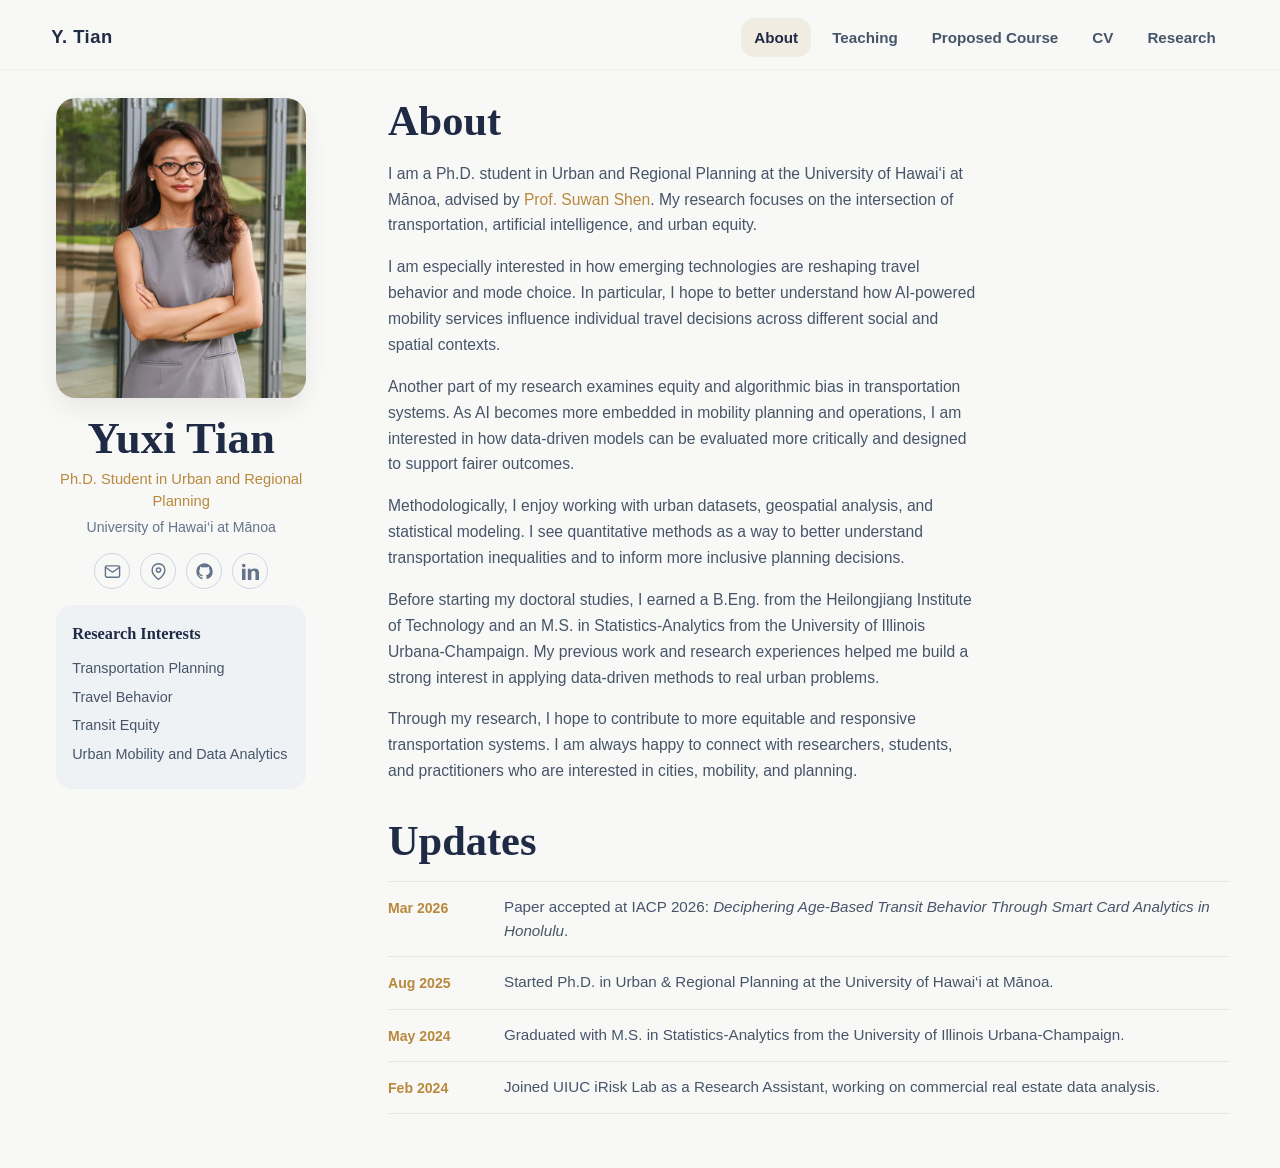
<file: index.html>
<!DOCTYPE html>
<html lang="en">
<head>
  <meta charset="UTF-8" />
  <meta name="viewport" content="width=device-width, initial-scale=1.0" />
  <title>Yuxi Tian | Personal Website</title>
  <link rel="stylesheet" href="style.css" />
</head>
<body>
  <header class="site-header">
    <div class="container nav-container">
      <div class="site-logo">Y. Tian</div>

      <nav class="site-nav">
        <ul>
          <li><a class="active" href="#about">About</a></li>
          <li><a href="teaching.html">Teaching</a></li>
          <li><a href="https://yuxit2.github.io/proposed_planning_course/" target="_blank" rel="noopener noreferrer">
  Proposed Course
</a></li>
          <li><a href="cv.html">CV</a></li>
          <li><a href="research.html">Research</a></li>
        </ul>
      </nav>
    </div>
  </header>

  <main class="container main-layout">
    <!-- Left Column -->
    <aside class="profile-column">
      <div class="profile-card">
        <div class="profile-image-wrapper">
          <img src="bio.jpg" alt="Yuxi Tian" class="profile-image" />
        </div>

        <h1 class="profile-name">Yuxi Tian</h1>
        <p class="profile-title">Ph.D. Student in Urban and Regional Planning</p>
        <p class="profile-school">University of Hawai‘i at Mānoa</p>

        <div class="social-links">
          <!-- Email -->
          <a href="mailto:yuxit@hawaii.edu" class="icon-link" aria-label="Email" title="Email">
            <svg viewBox="0 0 24 24" fill="none" stroke="currentColor"
                 stroke-width="2" stroke-linecap="round" stroke-linejoin="round">
              <rect x="2" y="4" width="20" height="16" rx="2"></rect>
              <polyline points="22,6 12,13 2,6"></polyline>
            </svg>
          </a>

          <!-- Location -->
          <a href="https://maps.app.goo.gl/kT12K3LprH7UvWCz7" target="_blank"
             class="icon-link" aria-label="Location" title="View location on map">
            <svg viewBox="0 0 24 24" fill="none" stroke="currentColor"
                 stroke-width="2" stroke-linecap="round" stroke-linejoin="round">
              <path d="M21 10c0 7-9 13-9 13s-9-6-9-13a9 9 0 1 1 18 0z"></path>
              <circle cx="12" cy="10" r="3"></circle>
            </svg>
          </a>

          <!-- GitHub -->
          <a href="https://github.com/Yuxit2" target="_blank" class="icon-link" aria-label="GitHub" title="GitHub">
            <svg viewBox="0 0 24 24" fill="currentColor">
              <path d="M12 .5C5.65.5.5 5.65.5 12c0 5.08 3.29 9.39 7.86 10.91.57.1.78-.25.78-.55
              0-.27-.01-1.15-.02-2.08-3.2.7-3.87-1.54-3.87-1.54-.52-1.33-1.28-1.68-1.28-1.68-1.04-.71.08-.7.08-.7
              1.15.08 1.76 1.18 1.76 1.18 1.02 1.75 2.67 1.25 3.32.96.1-.74.4-1.25.73-1.54-2.55-.29-5.23-1.27-5.23-5.66
              0-1.25.45-2.27 1.18-3.07-.12-.29-.51-1.45.11-3.02 0 0 .97-.31 3.18 1.17a11.1 11.1 0 0 1 5.8 0
              c2.2-1.48 3.17-1.17 3.17-1.17.62 1.57.23 2.73.11 3.02.73.8 1.18 1.82 1.18 3.07
              0 4.4-2.69 5.36-5.25 5.65.41.35.77 1.04.77 2.1 0 1.52-.01 2.75-.01 3.12
              0 .3.2.66.79.55A10.51 10.51 0 0 0 23.5 12c0-6.35-5.15-11.5-11.5-11.5z"/>
            </svg>
          </a>

          <!-- LinkedIn -->
          <a href="https://www.linkedin.com/in/yuxi-tian-0a856a265/" target="_blank" class="icon-link" aria-label="LinkedIn" title="LinkedIn">
            <svg viewBox="0 0 24 24" fill="currentColor">
              <path d="M4.98 3.5C4.98 5 3.94 6 2.5 6S0 5 0 3.5 1.06 1 2.5 1
              4.98 2 4.98 3.5zM0 8h5v16H0V8zm7.5 0h4.8v2.2h.07c.67-1.27
              2.3-2.6 4.73-2.6C22 7.6 24 9.5 24 13.2V24h-5v-9.3c0-2.2-.8-3.7-2.8-3.7
              -1.53 0-2.44 1.03-2.84 2.03-.15.37-.18.88-.18 1.4V24h-5V8z"/>
            </svg>
          </a>
        </div>
      </div>

      <div class="interest-card">
        <h2>Research Interests</h2>
        <ul>
          <li>Transportation Planning</li>
          <li>Travel Behavior</li>
          <li>Transit Equity</li>
          <li>Urban Mobility and Data Analytics</li>
        </ul>
      </div>
    </aside>

    <!-- Right Column -->
    <section class="content-column" id="about">
      <h2 class="section-title">About</h2>

      <p>
        I am a Ph.D. student in Urban and Regional Planning at the University of Hawai‘i at Mānoa,
        advised by <a href="https://scholar.google.com/citations?user=mS9yrUQAAAAJ&hl=en" target="_blank">Prof. Suwan Shen</a>.
        My research focuses on the intersection of transportation, artificial intelligence, and urban equity.
      </p>

      <p>
        I am especially interested in how emerging technologies are reshaping travel behavior and mode choice.
        In particular, I hope to better understand how AI-powered mobility services influence individual travel decisions
        across different social and spatial contexts.
      </p>

      <p>
        Another part of my research examines equity and algorithmic bias in transportation systems.
        As AI becomes more embedded in mobility planning and operations, I am interested in how data-driven models
        can be evaluated more critically and designed to support fairer outcomes.
      </p>

      <p>
        Methodologically, I enjoy working with urban datasets, geospatial analysis, and statistical modeling.
        I see quantitative methods as a way to better understand transportation inequalities and to inform more inclusive planning decisions.
      </p>

      <p>
        Before starting my doctoral studies, I earned a B.Eng. from the Heilongjiang Institute of Technology
        and an M.S. in Statistics-Analytics from the University of Illinois Urbana-Champaign.
        My previous work and research experiences helped me build a strong interest in applying data-driven methods to real urban problems.
      </p>

      <p>
        Through my research, I hope to contribute to more equitable and responsive transportation systems.
        I am always happy to connect with researchers, students, and practitioners who are interested in cities, mobility, and planning.
      </p>

      <section class="updates-section" id="updates">
        <h2 class="section-title">Updates</h2>

        <div class="updates-list">
          <div class="update-row">
            <div class="update-date">Mar 2026</div>
            <div class="update-text">
              Paper accepted at IACP 2026: <em>Deciphering Age-Based Transit Behavior Through Smart Card Analytics in Honolulu</em>.
            </div>
          </div>

          <div class="update-row">
            <div class="update-date">Aug 2025</div>
            <div class="update-text">
              Started Ph.D. in Urban & Regional Planning at the University of Hawai‘i at Mānoa.
            </div>
          </div>

          <div class="update-row">
            <div class="update-date">May 2024</div>
            <div class="update-text">
              Graduated with M.S. in Statistics-Analytics from the University of Illinois Urbana-Champaign.
            </div>
          </div>

          <div class="update-row">
            <div class="update-date">Feb 2024</div>
            <div class="update-text">
              Joined UIUC iRisk Lab as a Research Assistant, working on commercial real estate data analysis.
            </div>
          </div>
        </div>
      </section>
    </section>
  </main>
</body>
</html>
</file>
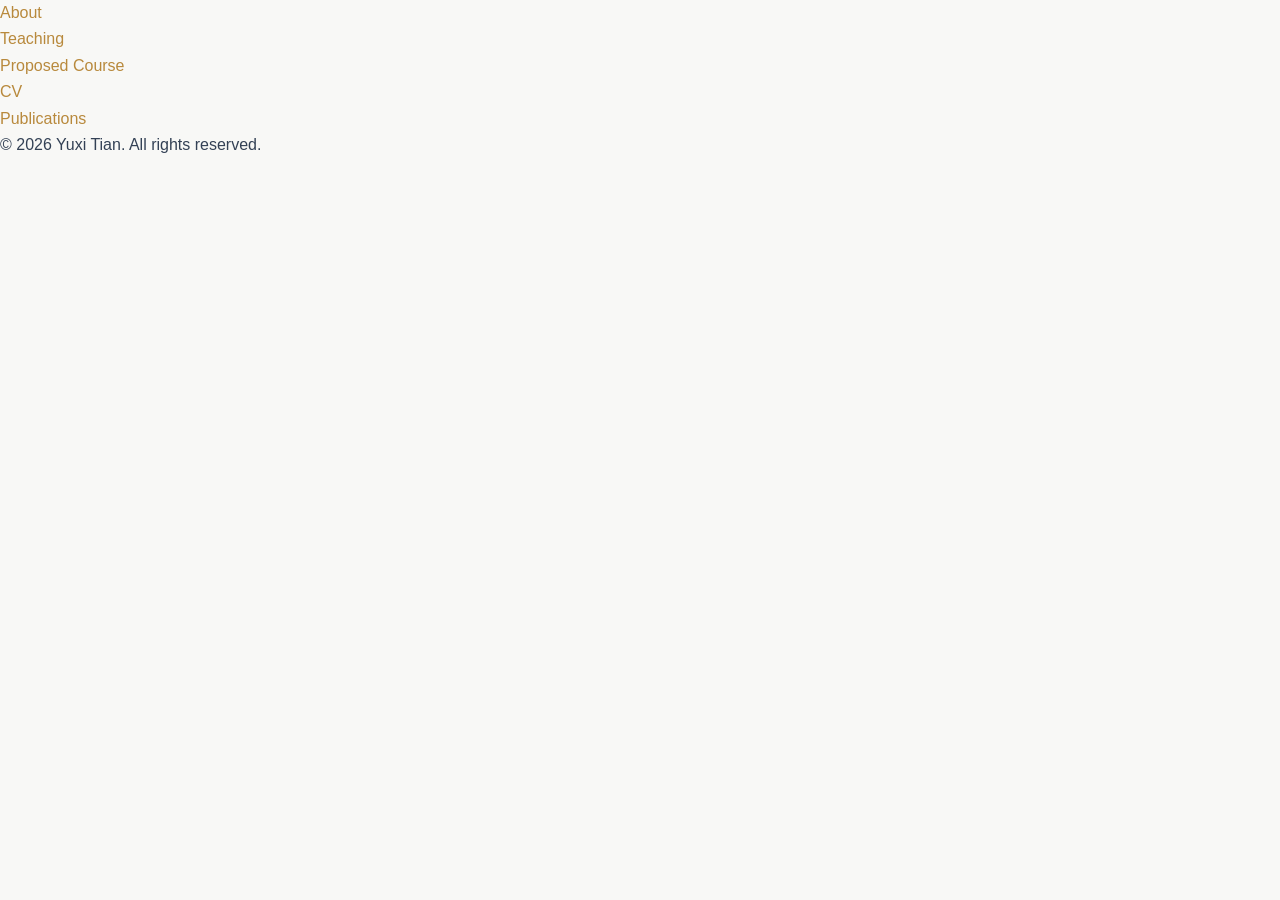
<file: course.html>
<!DOCTYPE html>
<html lang="en">
<head>
  <meta charset="UTF-8">
  <meta name="viewport" content="width=device-width, initial-scale=1.0">
  <title>Proposed Course - Yuxi Tian</title>
  <link rel="stylesheet" href="style.css">
</head>
<body>
  <header>
    <nav>
      <ul>
        <li><a href="index.html">About</a></li>
        <li><a href="teaching.html">Teaching</a></li>
        <li><a href="course.html">Proposed Course</a></li>
        <li><a href="cv.html">CV</a></li>
        <li><a href="publications.html">Publications</a></li>
      </ul>
    </nav>
  </header>

  <main>
    <section id="course">
      <!-- Add your proposed course content here, using the data from course.toml -->
    </section>
  </main>

  <footer>
    <p>&copy; 2026 Yuxi Tian. All rights reserved.</p>
  </footer>
</body>
</html>
</file>
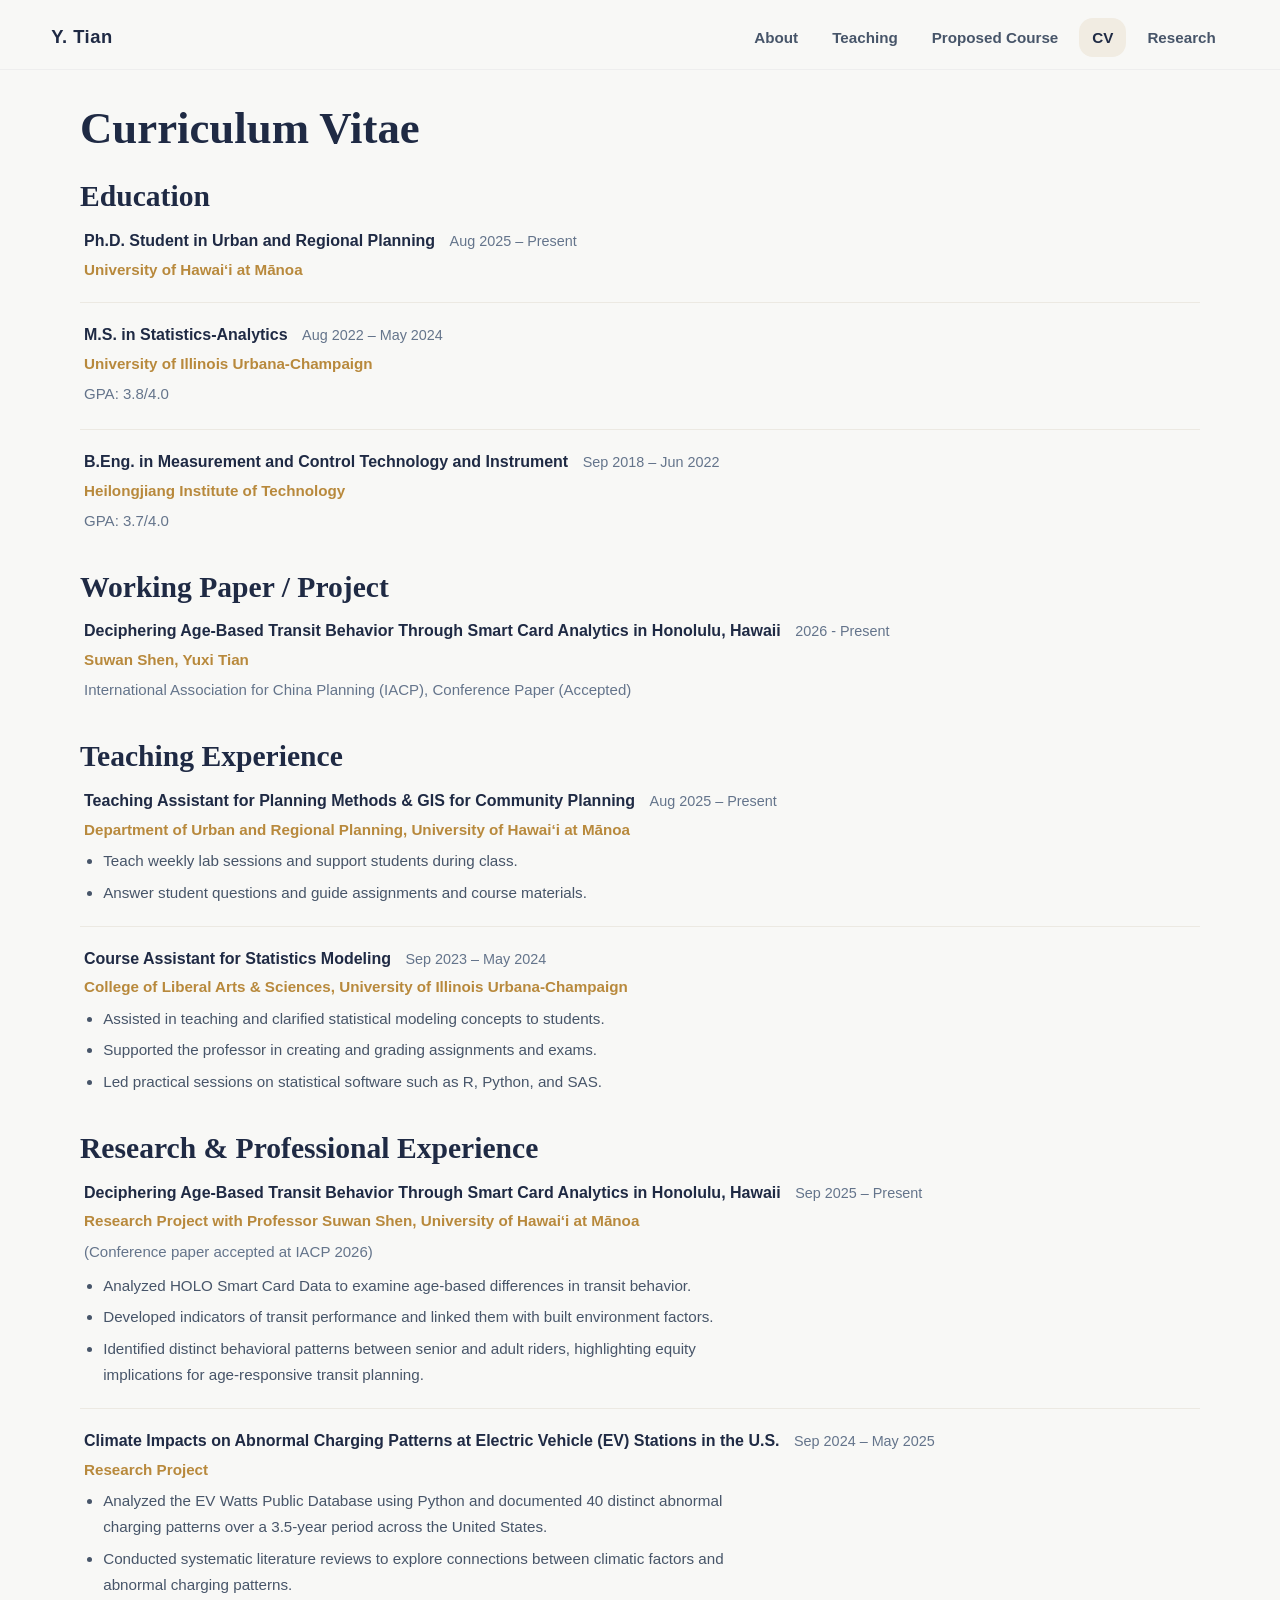
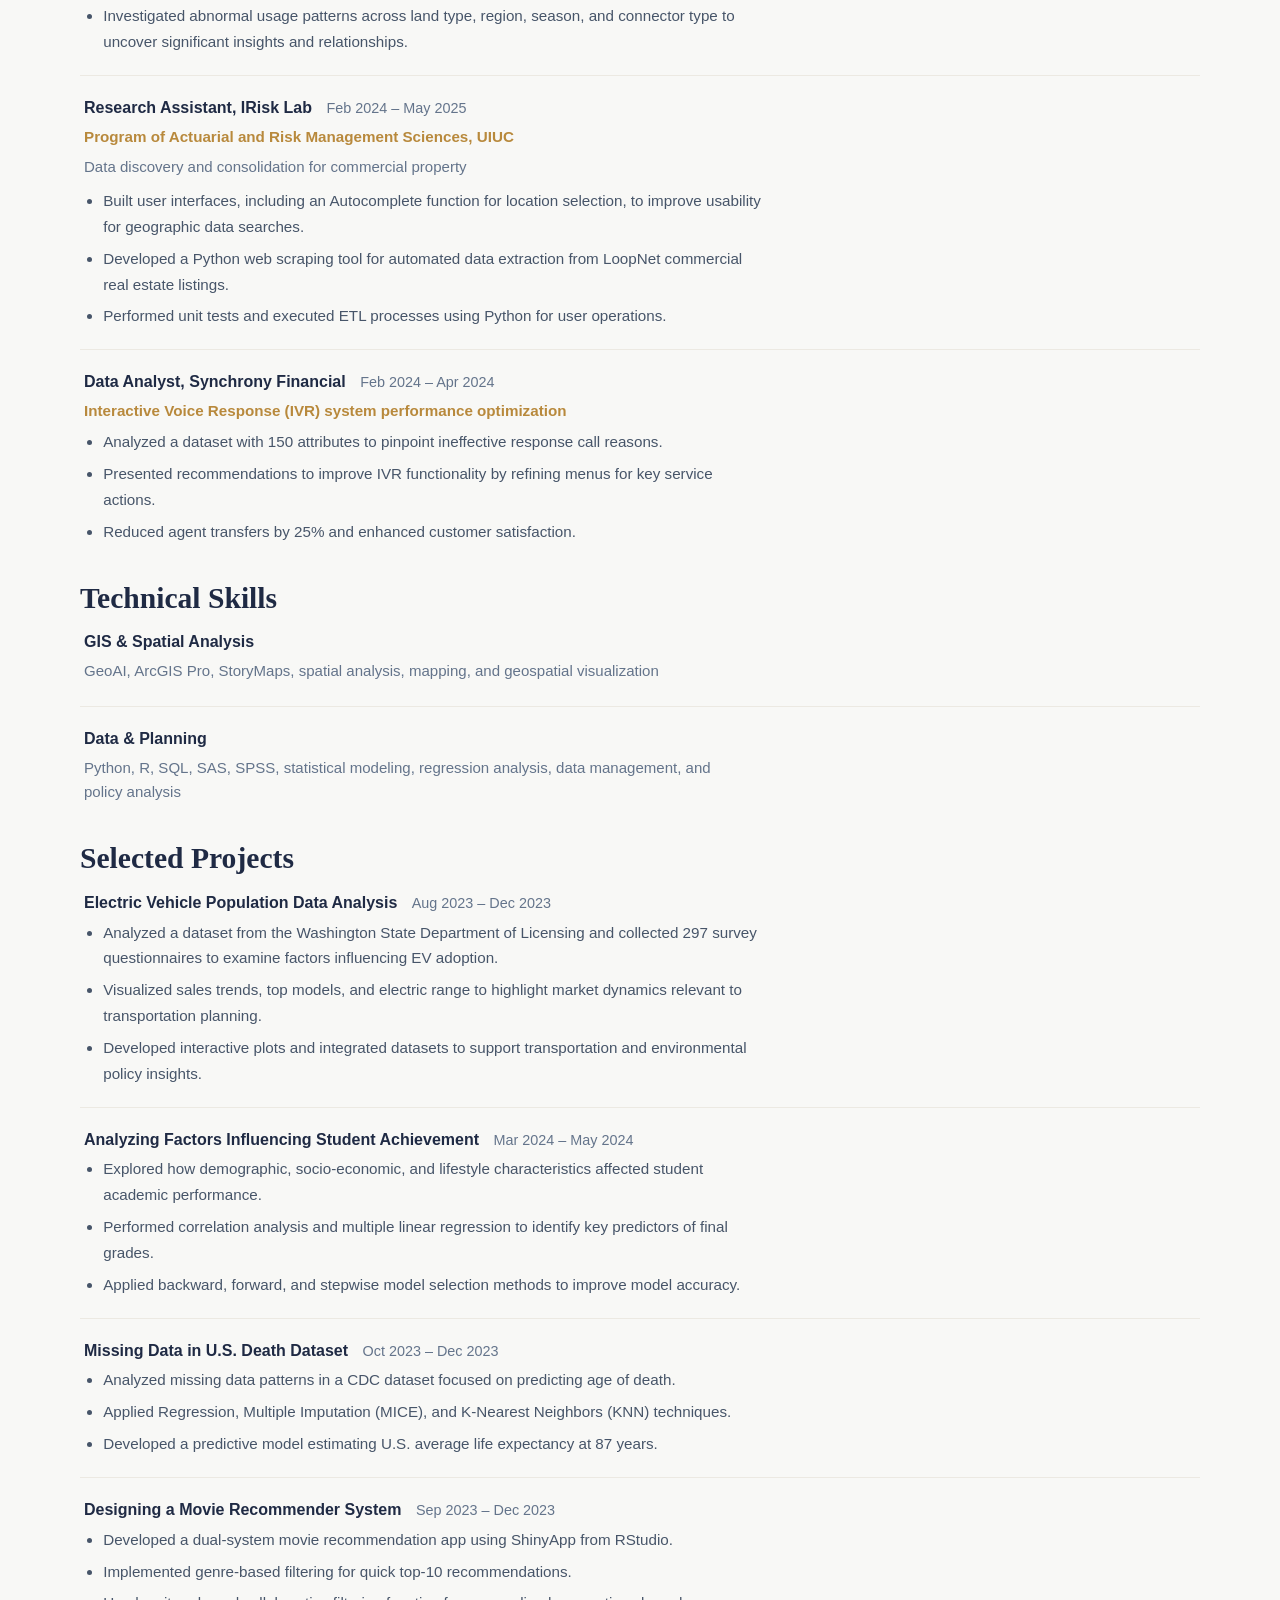
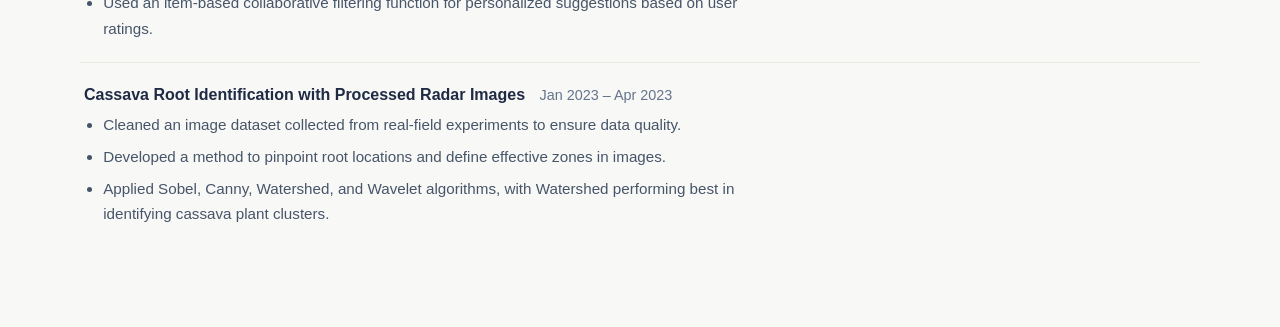
<file: cv.html>
<!DOCTYPE html>
<html lang="en">
<head>
  <meta charset="UTF-8" />
  <meta name="viewport" content="width=device-width, initial-scale=1.0" />
  <title>CV | Yuxi Tian</title>
  <link rel="stylesheet" href="style.css" />
</head>
<body>
  <header class="site-header">
    <div class="container nav-container">
      <div class="site-logo">Y. Tian</div>

      <nav class="site-nav">
        <ul>
          <li><a href="index.html">About</a></li>
          <li><a href="teaching.html">Teaching</a></li>
          <li>
            <a href="https://yuxit2.github.io/proposed_planning_course/" target="_blank" rel="noopener noreferrer">
              Proposed Course
            </a>
          </li>
          <li><a class="active" href="cv.html">CV</a></li>
          <li><a href="research.html">Research</a></li>
        </ul>
      </nav>
    </div>
  </header>

  <main class="container cv-page-alt">
    <section class="cv-hero">
      <h1 class="cv-main-title">Curriculum Vitae</h1>
    </section>

    <section class="cv-block">
      <h2 class="cv-section-title">Education</h2>

      <div class="cv-entry">
        <p class="cv-entry-title">
          Ph.D. Student in Urban and Regional Planning
          <span class="cv-term">Aug 2025 – Present</span>
        </p>
        <p class="cv-entry-org">University of Hawai‘i at Mānoa</p>
      </div>

      <div class="cv-entry">
        <p class="cv-entry-title">
          M.S. in Statistics-Analytics
          <span class="cv-term">Aug 2022 – May 2024</span>
        </p>
        <p class="cv-entry-org">University of Illinois Urbana-Champaign</p>
        <p class="cv-entry-note">GPA: 3.8/4.0</p>
      </div>

      <div class="cv-entry">
        <p class="cv-entry-title">
          B.Eng. in Measurement and Control Technology and Instrument
          <span class="cv-term">Sep 2018 – Jun 2022</span>
        </p>
        <p class="cv-entry-org">Heilongjiang Institute of Technology</p>
        <p class="cv-entry-note">GPA: 3.7/4.0</p>
      </div>
    </section>

    <section class="cv-block">
      <h2 class="cv-section-title">Working Paper / Project</h2>

      <div class="cv-entry">
        <p class="cv-entry-title">
          Deciphering Age-Based Transit Behavior Through Smart Card Analytics in Honolulu, Hawaii
          <span class="cv-term">2026 - Present</span>
        </p>
        <p class="cv-entry-org">Suwan Shen, Yuxi Tian</p>
        <p class="cv-entry-note">
          International Association for China Planning (IACP), Conference Paper (Accepted)
        </p>
      </div>
    </section>

    <section class="cv-block">
      <h2 class="cv-section-title">Teaching Experience</h2>

      <div class="cv-entry">
        <p class="cv-entry-title">
          Teaching Assistant for Planning Methods & GIS for Community Planning
          <span class="cv-term">Aug 2025 – Present</span>
        </p>
        <p class="cv-entry-org">Department of Urban and Regional Planning, University of Hawai‘i at Mānoa</p>
        <ul class="cv-list">
          <li>Teach weekly lab sessions and support students during class.</li>
          <li>Answer student questions and guide assignments and course materials.</li>
        </ul>
      </div>

      <div class="cv-entry">
        <p class="cv-entry-title">
          Course Assistant for Statistics Modeling
          <span class="cv-term">Sep 2023 – May 2024</span>
        </p>
        <p class="cv-entry-org">College of Liberal Arts & Sciences, University of Illinois Urbana-Champaign</p>
        <ul class="cv-list">
          <li>Assisted in teaching and clarified statistical modeling concepts to students.</li>
          <li>Supported the professor in creating and grading assignments and exams.</li>
          <li>Led practical sessions on statistical software such as R, Python, and SAS.</li>
        </ul>
      </div>
    </section>

    <section class="cv-block">
      <h2 class="cv-section-title">Research & Professional Experience</h2>

      <div class="cv-entry">
        <p class="cv-entry-title">
          Deciphering Age-Based Transit Behavior Through Smart Card Analytics in Honolulu, Hawaii
          <span class="cv-term">Sep 2025 – Present</span>
        </p>
        <p class="cv-entry-org">Research Project with Professor Suwan Shen, University of Hawai‘i at Mānoa</p>
        <p class="cv-entry-note">(Conference paper accepted at IACP 2026)</p>
        <ul class="cv-list">
          <li>Analyzed HOLO Smart Card Data to examine age-based differences in transit behavior.</li>
          <li>Developed indicators of transit performance and linked them with built environment factors.</li>
          <li>Identified distinct behavioral patterns between senior and adult riders, highlighting equity implications for age-responsive transit planning.</li>
        </ul>
      </div>

      <div class="cv-entry">
        <p class="cv-entry-title">
          Climate Impacts on Abnormal Charging Patterns at Electric Vehicle (EV) Stations in the U.S.
          <span class="cv-term">Sep 2024 – May 2025</span>
        </p>
        <p class="cv-entry-org">Research Project</p>
        <ul class="cv-list">
          <li>Analyzed the EV Watts Public Database using Python and documented 40 distinct abnormal charging patterns over a 3.5-year period across the United States.</li>
          <li>Conducted systematic literature reviews to explore connections between climatic factors and abnormal charging patterns.</li>
          <li>Investigated abnormal usage patterns across land type, region, season, and connector type to uncover significant insights and relationships.</li>
        </ul>
      </div>

      <div class="cv-entry">
        <p class="cv-entry-title">
          Research Assistant, IRisk Lab
          <span class="cv-term">Feb 2024 – May 2025</span>
        </p>
        <p class="cv-entry-org">Program of Actuarial and Risk Management Sciences, UIUC</p>
        <p class="cv-entry-note">Data discovery and consolidation for commercial property</p>
        <ul class="cv-list">
          <li>Built user interfaces, including an Autocomplete function for location selection, to improve usability for geographic data searches.</li>
          <li>Developed a Python web scraping tool for automated data extraction from LoopNet commercial real estate listings.</li>
          <li>Performed unit tests and executed ETL processes using Python for user operations.</li>
        </ul>
      </div>

      <div class="cv-entry">
        <p class="cv-entry-title">
          Data Analyst, Synchrony Financial
          <span class="cv-term">Feb 2024 – Apr 2024</span>
        </p>
        <p class="cv-entry-org">Interactive Voice Response (IVR) system performance optimization</p>
        <ul class="cv-list">
          <li>Analyzed a dataset with 150 attributes to pinpoint ineffective response call reasons.</li>
          <li>Presented recommendations to improve IVR functionality by refining menus for key service actions.</li>
          <li>Reduced agent transfers by 25% and enhanced customer satisfaction.</li>
        </ul>
      </div>
    </section>

    <section class="cv-block">
      <h2 class="cv-section-title">Technical Skills</h2>

      <div class="cv-entry">
        <p class="cv-entry-title">GIS & Spatial Analysis</p>
        <p class="cv-entry-note">
          GeoAI, ArcGIS Pro, StoryMaps, spatial analysis, mapping, and geospatial visualization
        </p>
      </div>

      <div class="cv-entry">
        <p class="cv-entry-title">Data & Planning</p>
        <p class="cv-entry-note">
          Python, R, SQL, SAS, SPSS, statistical modeling, regression analysis, data management, and policy analysis
        </p>
      </div>
    </section>

    <section class="cv-block">
      <h2 class="cv-section-title">Selected Projects</h2>

      <div class="cv-entry">
        <p class="cv-entry-title">
          Electric Vehicle Population Data Analysis
          <span class="cv-term">Aug 2023 – Dec 2023</span>
        </p>
        <ul class="cv-list">
          <li>Analyzed a dataset from the Washington State Department of Licensing and collected 297 survey questionnaires to examine factors influencing EV adoption.</li>
          <li>Visualized sales trends, top models, and electric range to highlight market dynamics relevant to transportation planning.</li>
          <li>Developed interactive plots and integrated datasets to support transportation and environmental policy insights.</li>
        </ul>
      </div>

      <div class="cv-entry">
        <p class="cv-entry-title">
          Analyzing Factors Influencing Student Achievement
          <span class="cv-term">Mar 2024 – May 2024</span>
        </p>
        <ul class="cv-list">
          <li>Explored how demographic, socio-economic, and lifestyle characteristics affected student academic performance.</li>
          <li>Performed correlation analysis and multiple linear regression to identify key predictors of final grades.</li>
          <li>Applied backward, forward, and stepwise model selection methods to improve model accuracy.</li>
        </ul>
      </div>

      <div class="cv-entry">
        <p class="cv-entry-title">
          Missing Data in U.S. Death Dataset
          <span class="cv-term">Oct 2023 – Dec 2023</span>
        </p>
        <ul class="cv-list">
          <li>Analyzed missing data patterns in a CDC dataset focused on predicting age of death.</li>
          <li>Applied Regression, Multiple Imputation (MICE), and K-Nearest Neighbors (KNN) techniques.</li>
          <li>Developed a predictive model estimating U.S. average life expectancy at 87 years.</li>
        </ul>
      </div>

      <div class="cv-entry">
        <p class="cv-entry-title">
          Designing a Movie Recommender System
          <span class="cv-term">Sep 2023 – Dec 2023</span>
        </p>
        <ul class="cv-list">
          <li>Developed a dual-system movie recommendation app using ShinyApp from RStudio.</li>
          <li>Implemented genre-based filtering for quick top-10 recommendations.</li>
          <li>Used an item-based collaborative filtering function for personalized suggestions based on user ratings.</li>
        </ul>
      </div>

      <div class="cv-entry">
        <p class="cv-entry-title">
          Cassava Root Identification with Processed Radar Images
          <span class="cv-term">Jan 2023 – Apr 2023</span>
        </p>
        <ul class="cv-list">
          <li>Cleaned an image dataset collected from real-field experiments to ensure data quality.</li>
          <li>Developed a method to pinpoint root locations and define effective zones in images.</li>
          <li>Applied Sobel, Canny, Watershed, and Wavelet algorithms, with Watershed performing best in identifying cassava plant clusters.</li>
        </ul>
      </div>
    </section>
  </main>
</body>
</html>
</file>
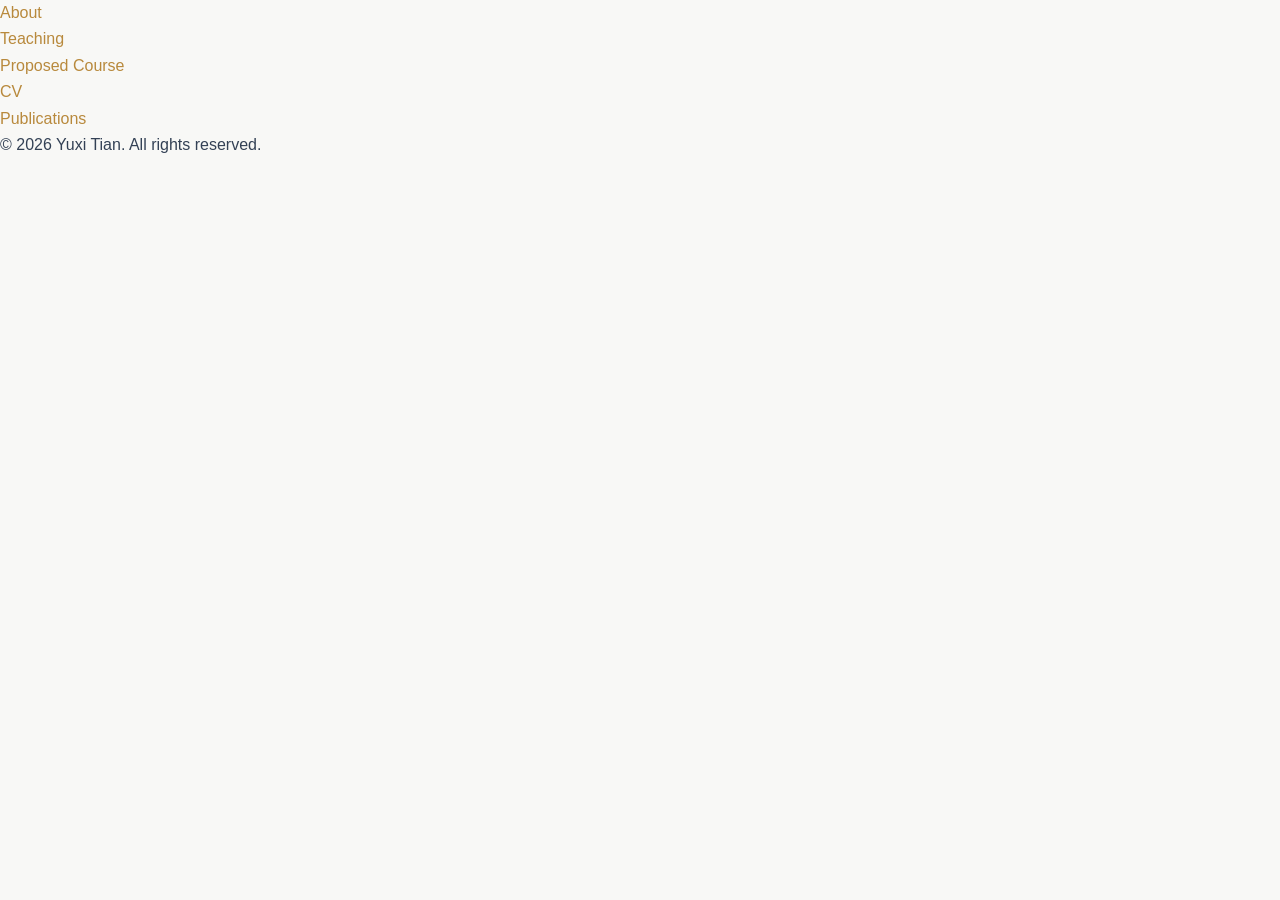
<file: publications.html>
<!DOCTYPE html>
<html lang="en">
<head>
  <meta charset="UTF-8">
  <meta name="viewport" content="width=device-width, initial-scale=1.0">
  <title>Publications - Yuxi Tian</title>
  <link rel="stylesheet" href="style.css">
</head>
<body>
  <header>
    <nav>
      <ul>
        <li><a href="index.html">About</a></li>
        <li><a href="teaching.html">Teaching</a></li>
        <li><a href="course.html">Proposed Course</a></li>
        <li><a href="cv.html">CV</a></li>
        <li><a href="publications.html">Publications</a></li>
      </ul>
    </nav>
  </header>

  <main>
    <section id="publications">
      <!-- Add your publications content here, using the data from publications.bib -->
    </section>
  </main>

  <footer>
    <p>&copy; 2026 Yuxi Tian. All rights reserved.</p>
  </footer>
</body>
</html>
</file>
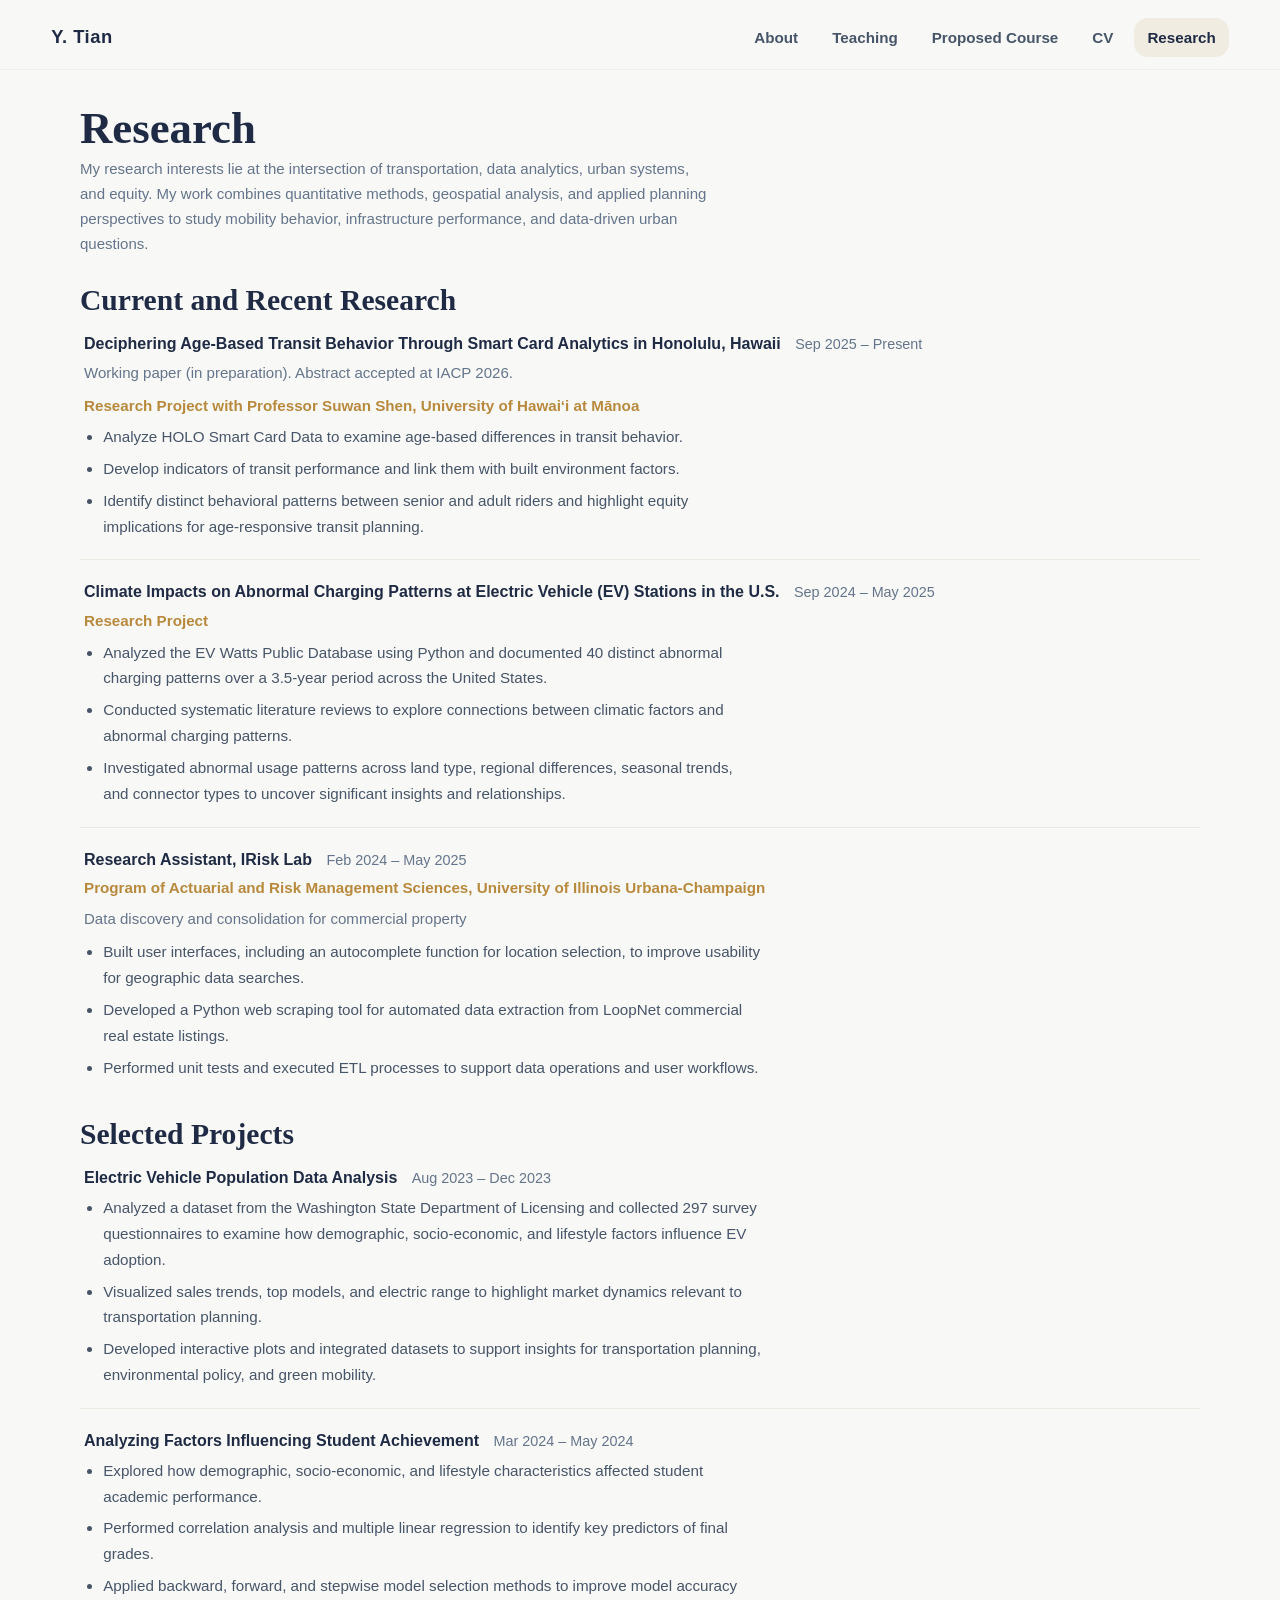
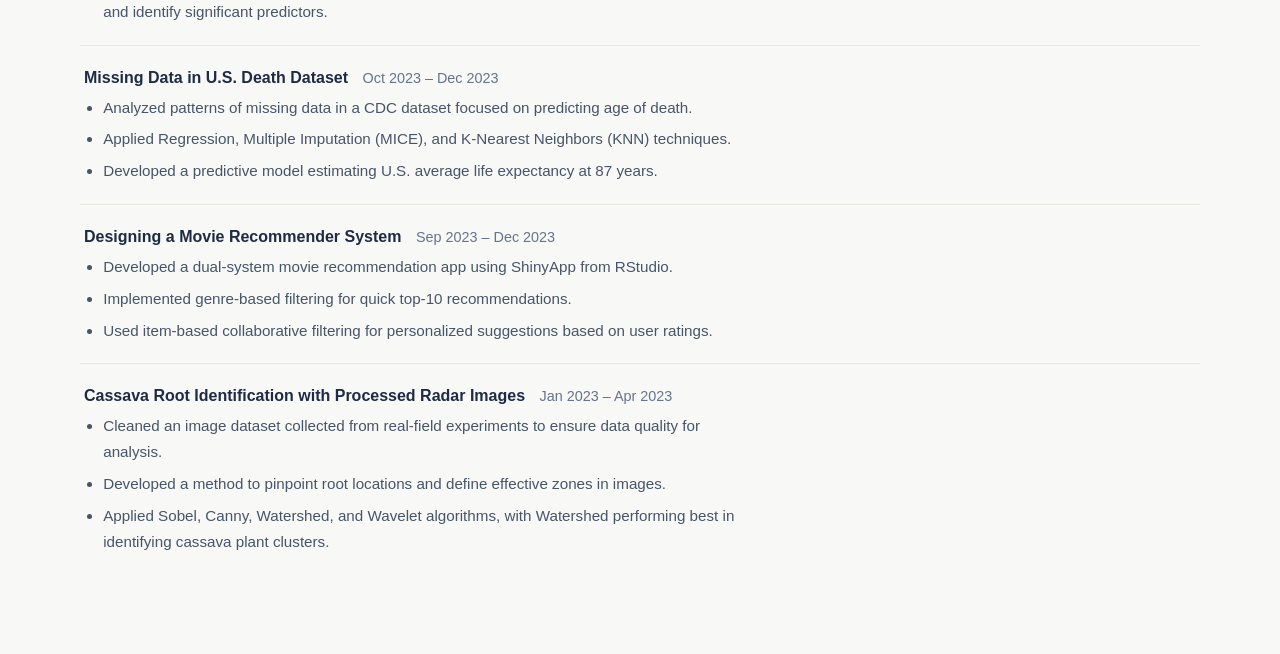
<file: research.html>
<!DOCTYPE html>
<html lang="en">
<head>
  <meta charset="UTF-8" />
  <meta name="viewport" content="width=device-width, initial-scale=1.0" />
  <title>Research | Yuxi Tian</title>
  <link rel="stylesheet" href="style.css" />
</head>
<body>
  <header class="site-header">
    <div class="container nav-container">
      <div class="site-logo">Y. Tian</div>

      <nav class="site-nav">
        <ul>
          <li><a href="index.html">About</a></li>
          <li><a href="teaching.html">Teaching</a></li>
          <li>
            <a href="https://yuxit2.github.io/proposed_planning_course/" target="_blank" rel="noopener noreferrer">
              Proposed Course
            </a>
          </li>
          <li><a href="cv.html">CV</a></li>
          <li><a class="active" href="research.html">Research</a></li>
        </ul>
      </nav>
    </div>
  </header>

  <main class="container cv-page-alt">
    <section class="cv-hero">
      <h1 class="cv-main-title">Research</h1>
      <p class="cv-entry-note">
        My research interests lie at the intersection of transportation, data analytics,
        urban systems, and equity. My work combines quantitative methods, geospatial analysis,
        and applied planning perspectives to study mobility behavior, infrastructure performance,
        and data-driven urban questions.
      </p>
    </section>

    <section class="cv-block">
    
      <h2 class="cv-section-title">Current and Recent Research</h2>

      <div class="cv-entry">
        <p class="cv-entry-title">
          Deciphering Age-Based Transit Behavior Through Smart Card Analytics in Honolulu, Hawaii
          <span class="cv-term">Sep 2025 – Present</span>
        </p>

<p class="cv-entry-note">
  Working paper (in preparation). Abstract accepted at IACP 2026.
        
        <p class="cv-entry-org">Research Project with Professor Suwan Shen, University of Hawai‘i at Mānoa</p>
        <ul class="cv-list">
          <li>Analyze HOLO Smart Card Data to examine age-based differences in transit behavior.</li>
          <li>Develop indicators of transit performance and link them with built environment factors.</li>
          <li>Identify distinct behavioral patterns between senior and adult riders and highlight equity implications for age-responsive transit planning.</li>
        </ul>
      </div>

      <div class="cv-entry">
        <p class="cv-entry-title">
          Climate Impacts on Abnormal Charging Patterns at Electric Vehicle (EV) Stations in the U.S.
          <span class="cv-term">Sep 2024 – May 2025</span>
        </p>
        <p class="cv-entry-org">Research Project</p>
        <ul class="cv-list">
          <li>Analyzed the EV Watts Public Database using Python and documented 40 distinct abnormal charging patterns over a 3.5-year period across the United States.</li>
          <li>Conducted systematic literature reviews to explore connections between climatic factors and abnormal charging patterns.</li>
          <li>Investigated abnormal usage patterns across land type, regional differences, seasonal trends, and connector types to uncover significant insights and relationships.</li>
        </ul>
      </div>

      <div class="cv-entry">
        <p class="cv-entry-title">
          Research Assistant, IRisk Lab
          <span class="cv-term">Feb 2024 – May 2025</span>
        </p>
        <p class="cv-entry-org">Program of Actuarial and Risk Management Sciences, University of Illinois Urbana-Champaign</p>
        <p class="cv-entry-note">Data discovery and consolidation for commercial property</p>
        <ul class="cv-list">
          <li>Built user interfaces, including an autocomplete function for location selection, to improve usability for geographic data searches.</li>
          <li>Developed a Python web scraping tool for automated data extraction from LoopNet commercial real estate listings.</li>
          <li>Performed unit tests and executed ETL processes to support data operations and user workflows.</li>
        </ul>
      </div>
    </section>

    <section class="cv-block">
      <h2 class="cv-section-title">Selected Projects</h2>

      <div class="cv-entry">
        <p class="cv-entry-title">
          Electric Vehicle Population Data Analysis
          <span class="cv-term">Aug 2023 – Dec 2023</span>
        </p>
        <ul class="cv-list">
          <li>Analyzed a dataset from the Washington State Department of Licensing and collected 297 survey questionnaires to examine how demographic, socio-economic, and lifestyle factors influence EV adoption.</li>
          <li>Visualized sales trends, top models, and electric range to highlight market dynamics relevant to transportation planning.</li>
          <li>Developed interactive plots and integrated datasets to support insights for transportation planning, environmental policy, and green mobility.</li>
        </ul>
      </div>

      <div class="cv-entry">
        <p class="cv-entry-title">
          Analyzing Factors Influencing Student Achievement
          <span class="cv-term">Mar 2024 – May 2024</span>
        </p>
        <ul class="cv-list">
          <li>Explored how demographic, socio-economic, and lifestyle characteristics affected student academic performance.</li>
          <li>Performed correlation analysis and multiple linear regression to identify key predictors of final grades.</li>
          <li>Applied backward, forward, and stepwise model selection methods to improve model accuracy and identify significant predictors.</li>
        </ul>
      </div>

      <div class="cv-entry">
        <p class="cv-entry-title">
          Missing Data in U.S. Death Dataset
          <span class="cv-term">Oct 2023 – Dec 2023</span>
        </p>
        <ul class="cv-list">
          <li>Analyzed patterns of missing data in a CDC dataset focused on predicting age of death.</li>
          <li>Applied Regression, Multiple Imputation (MICE), and K-Nearest Neighbors (KNN) techniques.</li>
          <li>Developed a predictive model estimating U.S. average life expectancy at 87 years.</li>
        </ul>
      </div>

      <div class="cv-entry">
        <p class="cv-entry-title">
          Designing a Movie Recommender System
          <span class="cv-term">Sep 2023 – Dec 2023</span>
        </p>
        <ul class="cv-list">
          <li>Developed a dual-system movie recommendation app using ShinyApp from RStudio.</li>
          <li>Implemented genre-based filtering for quick top-10 recommendations.</li>
          <li>Used item-based collaborative filtering for personalized suggestions based on user ratings.</li>
        </ul>
      </div>

      <div class="cv-entry">
        <p class="cv-entry-title">
          Cassava Root Identification with Processed Radar Images
          <span class="cv-term">Jan 2023 – Apr 2023</span>
        </p>
        <ul class="cv-list">
          <li>Cleaned an image dataset collected from real-field experiments to ensure data quality for analysis.</li>
          <li>Developed a method to pinpoint root locations and define effective zones in images.</li>
          <li>Applied Sobel, Canny, Watershed, and Wavelet algorithms, with Watershed performing best in identifying cassava plant clusters.</li>
        </ul>
      </div>
    </section>
  </main>
</body>
</html>
</file>
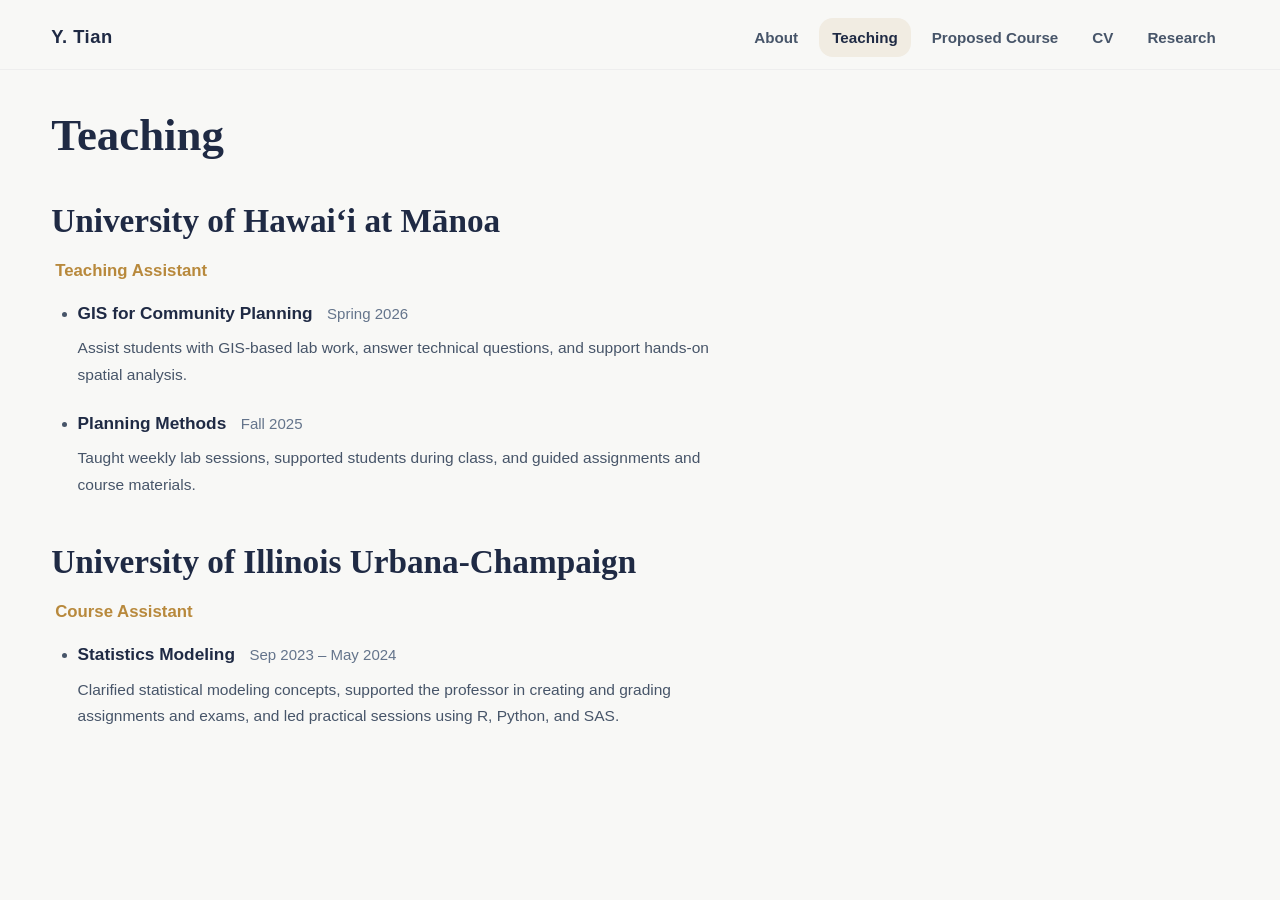
<file: teaching.html>
<!DOCTYPE html>
<html lang="en">
<head>
  <meta charset="UTF-8" />
  <meta name="viewport" content="width=device-width, initial-scale=1.0" />
  <title>Teaching | Yuxi Tian</title>
  <link rel="stylesheet" href="style.css" />
</head>
<body>
  <header class="site-header">
    <div class="container nav-container">
      <div class="site-logo">Y. Tian</div>

      <nav class="site-nav">
        <ul>
          <li><a href="index.html">About</a></li>
          <li><a class="active" href="teaching.html">Teaching</a></li>
          <li><a href="https://yuxit2.github.io/proposed_planning_course/" target="_blank" rel="noopener noreferrer">
  Proposed Course
</a></li>
          <li><a href="cv.html">CV</a></li>
          <li><a href="research.html">Research</a></li>
        </ul>
      </nav>
    </div>
  </header>

  <main class="container teaching-page-alt">
    <section class="page-hero teaching-hero-alt">
      <h1 class="teaching-main-title">Teaching</h1>
      <p class="teaching-subtitle">
      
      </p>
    </section>

    <section class="school-block">
      <h2 class="school-name">University of Hawai‘i at Mānoa</h2>

      <div class="role-block">
        <p class="role-title">Teaching Assistant</p>
        <ul class="course-list">
          <li>
            <strong>GIS for Community Planning</strong>
            <span class="course-term">Spring 2026</span>
            <p class="course-note">
              Assist students with GIS-based lab work, answer technical questions,
              and support hands-on spatial analysis.
            </p>
          </li>

          <li>
            <strong>Planning Methods</strong>
            <span class="course-term">Fall 2025</span>
            <p class="course-note">
              Taught weekly lab sessions, supported students during class,
              and guided assignments and course materials.
            </p>
          </li>
        </ul>
      </div>
    </section>

    <section class="school-block">
      <h2 class="school-name">University of Illinois Urbana-Champaign</h2>

      <div class="role-block">
        <p class="role-title">Course Assistant</p>
        <ul class="course-list">
          <li>
            <strong>Statistics Modeling</strong>
            <span class="course-term">Sep 2023 – May 2024</span>
            <p class="course-note">
              Clarified statistical modeling concepts, supported the professor in creating
              and grading assignments and exams, and led practical sessions using R, Python, and SAS.
            </p>
          </li>
        </ul>
      </div>
    </section>
  </main>
</body>
</html>
</file>
<file: style.css>
/* ------------------------------
   Reset
------------------------------ */
* {
  margin: 0;
  padding: 0;
  box-sizing: border-box;
}

html {
  scroll-behavior: smooth;
}

body {
  font-family: "Inter", "Helvetica Neue", Arial, sans-serif;
  background-color: #f8f8f6;
  color: #334155;
  line-height: 1.65;
}

/* ------------------------------
   Global
------------------------------ */
.container {
  width: min(1280px, 92%);
  margin: 0 auto;
}

a {
  color: #b8893c;
  text-decoration: none;
}

a:hover {
  text-decoration: underline;
}

/* ------------------------------
   Header
------------------------------ */
.site-header {
  background: #f8f8f6;
  padding: 18px 0 12px;

  position: sticky;
  top: 0;
  z-index: 9999;  /* 用这个更安全 */

  border-bottom: 1px solid #eee; /* 可选，但推荐 */
}

.nav-container {
  display: flex;
  justify-content: space-between;
  align-items: center;
  gap: 24px;
  flex-wrap: wrap;
}

.site-logo {
  font-size: 1.15rem;
  font-weight: 600;
  letter-spacing: 0.5px;
  color: #1f2a44;
}

.site-nav ul {
  list-style: none;
  display: flex;
  align-items: center;
  gap: 8px;
  flex-wrap: wrap;
}

.site-nav a {
  display: inline-block;
  padding: 7px 13px;
  border-radius: 14px;
  color: #475569;
  font-size: 0.95rem;
  font-weight: 600;
  transition: all 0.25s ease;
}

.site-nav a:hover,
.site-nav a.active {
  background: #f1ece2;
  color: #1f2a44;
  text-decoration: none;
}

/* ------------------------------
   Main Layout
------------------------------ */
.main-layout {
  display: grid;
  grid-template-columns: minmax(220px, 260px) minmax(0, 1fr);
  gap: clamp(32px, 6vw, 80px);
  padding: 28px 0 54px;
  align-items: start;
}

/* ------------------------------
   Left Column
------------------------------ */
.profile-column {
  position: sticky;
  top: 90px;
}

.profile-card {
  text-align: center;
  margin-bottom: 16px;
}

.profile-image-wrapper {
  width: 100%;
  max-width: 250px;
  margin: 0 auto 16px;
  border-radius: 20px;
  overflow: hidden;
  box-shadow: 0 10px 24px rgba(0, 0, 0, 0.07);
  background: #ddd;
}

.profile-image {
  width: 100%;
  display: block;
  object-fit: cover;
  aspect-ratio: 4 / 4.8;
}

.profile-name {
  font-family: Georgia, "Times New Roman", serif;
  font-size: clamp(1.95rem, 4vw, 2.8rem);
  line-height: 1.08;
  color: #1f2a44;
  margin-bottom: 7px;
}

.profile-title {
  font-size: 0.92rem;
  color: #b8893c;
  font-weight: 500;
  max-width: 250px;
  margin: 0 auto 4px;
  line-height: 1.45;
}

.profile-school {
  font-size: 0.88rem;
  color: #64748b;
  margin-bottom: 14px;
}

.social-links {
  display: flex;
  justify-content: center;
  gap: 10px;
  margin-top: 12px;
}

.social-links a {
  width: 36px;
  height: 36px;
  border-radius: 50%;
  border: 1.2px solid #cbd5e1;
  display: flex;
  align-items: center;
  justify-content: center;
  color: #64748b;
  transition: all 0.25s ease;
}

.social-links a svg {
  width: 17px;
  height: 17px;
  display: block;
}

.social-links a:hover {
  color: #1f2a44;
  border-color: #b8893c;
  text-decoration: none;
}

.interest-card {
  background: #eef2f5;
  border-radius: 16px;
  padding: 16px 16px;
  max-width: 250px;
  margin: 0 auto;
}

.interest-card h2 {
  font-family: Georgia, "Times New Roman", serif;
  font-size: 1.02rem;
  color: #1f2a44;
  margin-bottom: 10px;
}

.interest-card ul {
  list-style: none;
}

.interest-card li {
  font-size: 0.9rem;
  color: #475569;
  margin-bottom: 7px;
  line-height: 1.5;
}

/* ------------------------------
   Right Column
------------------------------ */
.content-column {
  max-width: 900px;
  width: 100%;
}

.section-title {
  font-family: Georgia, "Times New Roman", serif;
  font-size: clamp(1.95rem, 4vw, 2.65rem);
  color: #1f2a44;
  margin-bottom: 16px;
  line-height: 1.1;
}

.content-column p {
  font-size: 0.98rem;
  color: #475569;
  margin-bottom: 16px;
  max-width: 68ch;
}

.content-column strong {
  color: #1f2a44;
}

/* ------------------------------
   Updates
------------------------------ */
.updates-section {
  margin-top: 34px;
}

.updates-list {
  display: flex;
  flex-direction: column;
  gap: 0;
}

.update-row {
  display: grid;
  grid-template-columns: 100px 1fr;
  gap: 16px;
  padding: 13px 0;
  border-bottom: 1px solid #e7e5df;
}

.update-row:first-child {
  border-top: 1px solid #e7e5df;
}

.update-date {
  font-size: 0.88rem;
  font-weight: 700;
  color: #b8893c;
  white-space: nowrap;
  padding-top: 2px;
}

.update-text {
  font-size: 0.95rem;
  color: #475569;
  line-height: 1.6;
}

/* ------------------------------
   Responsive
------------------------------ */
@media (max-width: 920px) {
  .main-layout {
    grid-template-columns: 1fr;
    gap: 30px;
  }

  .profile-column {
    position: static;
  }

  .profile-card,
  .interest-card {
    max-width: 360px;
    margin-left: auto;
    margin-right: auto;
  }

  .content-column {
    max-width: 100%;
  }
}

@media (max-width: 640px) {
  .container {
    width: min(94%, 1080px);
  }

  .site-header {
    padding: 14px 0 8px;
  }

  .nav-container {
    align-items: flex-start;
  }

  .site-nav ul {
    gap: 6px;
  }

  .site-nav a {
    font-size: 0.9rem;
    padding: 6px 11px;
  }

  .profile-image-wrapper {
    max-width: 210px;
  }

  .update-row {
    grid-template-columns: 1fr;
    gap: 5px;
    padding: 11px 0;
  }

  .update-date {
    font-size: 0.86rem;
  }

  .update-text {
    font-size: 0.94rem;
  }
}
/* ------------------------------
   Teaching Page - grouped format
------------------------------ */
.teaching-page-alt {
  width: min(1200px, 92%);
  margin: 0 auto;
  padding: 42px 0 72px;
}

.teaching-hero-alt {
  margin-bottom: 42px;
}

.teaching-main-title {
  font-family: Georgia, "Times New Roman", serif;
  font-size: clamp(2rem, 3.5vw, 2.8rem);
  line-height: 1.05;
  color: #1f2a44;
  margin-bottom: 12px;
}

.teaching-subtitle {
  font-size: 1rem;
  color: #64748b;
  max-width: 64ch;
  line-height: 1.7;
}

.school-block {
  margin-bottom: 44px;
}

.school-name {
  font-family: Georgia, "Times New Roman", serif;
  font-size: clamp(1.5rem, 2.6vw, 2.1rem);
  line-height: 1.2;
  color: #1f2a44;
  margin-bottom: 16px;
}

.role-block {
  padding-left: 4px;
}

.role-title {
  font-size: 1.05rem;
  font-weight: 700;
  color: #b8893c;
  margin-bottom: 14px;
}

.course-list {
  margin: 0;
  padding-left: 1.4rem;
}

.course-list li {
  margin-bottom: 20px;
  color: #475569;
}

.course-list strong {
  font-size: 1.08rem;
  color: #1f2a44;
  font-weight: 700;
}

.course-term {
  display: inline-block;
  margin-left: 10px;
  font-size: 0.94rem;
  color: #64748b;
}

.course-note {
  margin-top: 8px;
  font-size: 0.97rem;
  line-height: 1.72;
  color: #475569;
  max-width: 78ch;
}

@media (max-width: 768px) {
  .teaching-page-alt {
    padding: 30px 0 56px;
  }

  .school-block {
    margin-bottom: 34px;
  }

  .course-list strong {
    display: block;
    margin-bottom: 3px;
  }

  .course-term {
    display: block;
    margin-left: 0;
    margin-top: 2px;
  }

  .course-note {
    font-size: 0.95rem;
  }
}

/* ------------------------------
   CV Page - matched to Teaching
------------------------------ */
.cv-page-alt {
  width: min(1120px, 92%);
  margin: 0 auto;
  padding: 34px 0 64px;
}

.cv-hero {
  margin-bottom: 26px;
}

.cv-main-title {
  font-family: Georgia, "Times New Roman", serif;
  font-size: clamp(2rem, 3.5vw, 2.8rem);
  line-height: 1.1;
  color: #1f2a44;
  margin-bottom: 4px;
}

.cv-block {
  margin-bottom: 36px;
}

.cv-section-title {
  font-family: Georgia, "Times New Roman", serif;
  font-size: clamp(1.35rem, 2.4vw, 1.85rem);
  line-height: 1.2;
  color: #1f2a44;
  margin-bottom: 14px;
}

.cv-entry {
  margin-bottom: 20px;
  padding: 0 0 14px 4px;
  border-bottom: 1px solid #ece9e2;
}

.cv-entry:last-child {
  border-bottom: none;
  padding-bottom: 0;
}

.cv-entry-title {
  font-size: 1rem;
  font-weight: 700;
  color: #1f2a44;
  line-height: 1.55;
  margin-bottom: 4px;
}

.cv-term {
  margin-left: 10px;
  font-size: 0.9rem;
  font-weight: 500;
  color: #64748b;
  white-space: nowrap;
}

.cv-entry-org {
  font-size: 0.95rem;
  color: #b8893c;
  font-weight: 600;
  margin-bottom: 6px;
  line-height: 1.6;
}

.cv-entry-note {
  font-size: 0.94rem;
  color: #64748b;
  line-height: 1.65;
  margin-bottom: 8px;
  max-width: 76ch;
}

.cv-list {
  margin: 0;
  padding-left: 1.2rem;
}

.cv-list li {
  font-size: 0.95rem;
  line-height: 1.7;
  color: #475569;
  margin-bottom: 6px;
  max-width: 78ch;
}

@media (max-width: 768px) {
  .cv-page-alt {
    padding: 26px 0 52px;
  }

  .cv-hero {
    margin-bottom: 22px;
  }

  .cv-block {
    margin-bottom: 30px;
  }

  .cv-entry {
    margin-bottom: 16px;
    padding-bottom: 12px;
  }

  .cv-entry-title {
    line-height: 1.5;
  }

  .cv-term {
    display: block;
    margin-left: 0;
    margin-top: 3px;
  }

  .cv-entry-org,
  .cv-entry-note,
  .cv-list li {
    font-size: 0.93rem;
  }
}
</file>
